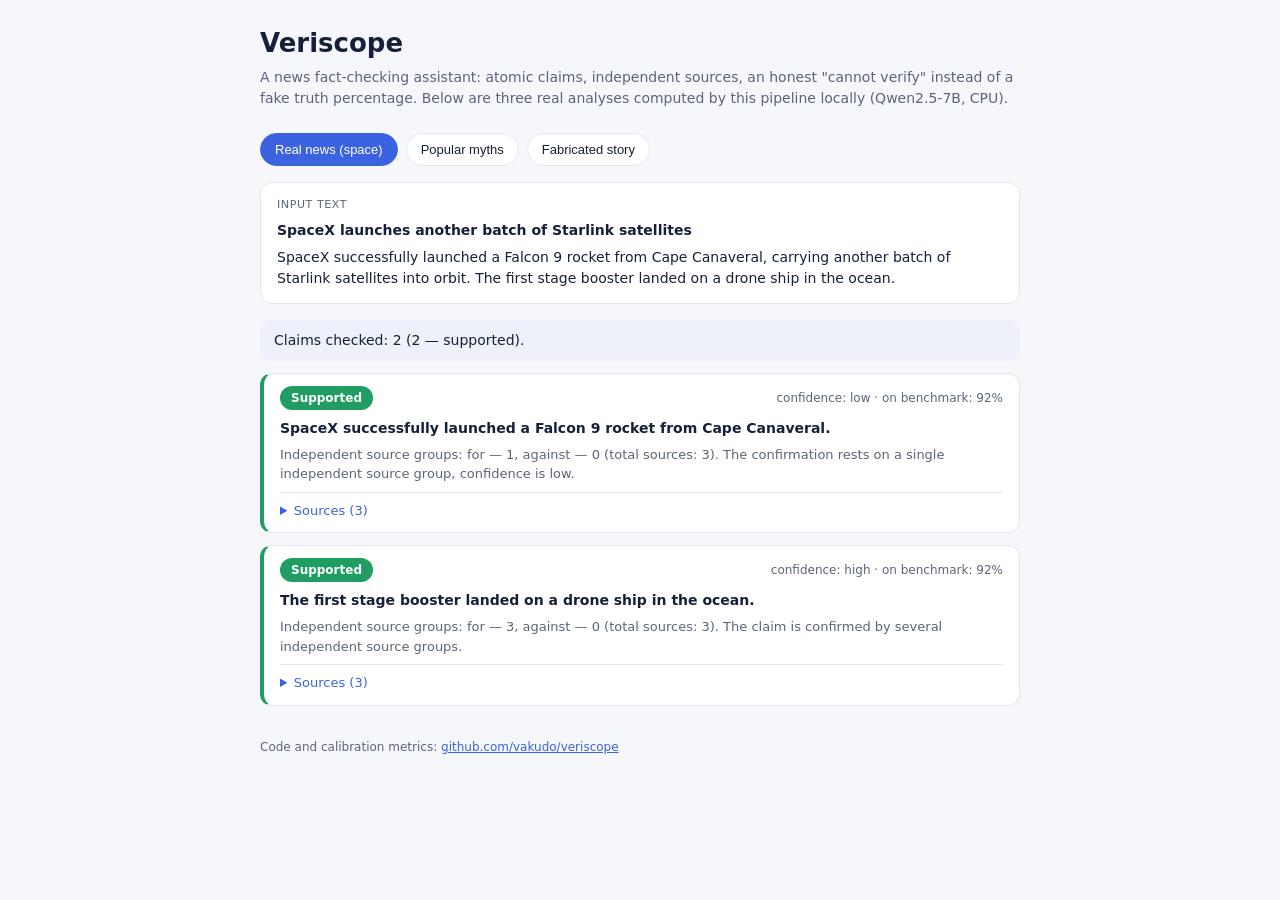
<file: docs/index.html>
<!DOCTYPE html>
<html lang="en"><head><meta charset="utf-8"><meta name="viewport" content="width=device-width, initial-scale=1"><title>Veriscope — demo</title><style>
:root { --bg:#f6f7fb; --card:#fff; --text:#17203a; --muted:#5b6478; --border:#e3e7f0;
  --accent:#3b62e0; --chip:#eef1fa; --supported:#1f9d63; --refuted:#d64545;
  --conflicting:#dd8f1f; --unverifiable:#7a8496; --flag:#fdf5e4; --flag-border:#f0dfb6; }
@media (prefers-color-scheme: dark) {
  :root { --bg:#12151d; --card:#1b1f2a; --text:#e8ebf3; --muted:#9aa3b5; --border:#2a3040;
    --accent:#5c7ff0; --chip:#232a3a; --supported:#34c184; --refuted:#ef6a6a;
    --conflicting:#e8a94a; --unverifiable:#8b95a8; --flag:#2a2517; --flag-border:#4a3f22; } }
* { box-sizing:border-box; }
body { margin:0; padding:24px 16px 60px; background:var(--bg); color:var(--text);
  font:14px/1.5 system-ui,-apple-system,"Segoe UI",sans-serif; }
.wrap { max-width:760px; margin:0 auto; }
h1 { font-size:26px; margin:0 0 4px; }
.sub { color:var(--muted); margin:0 0 24px; }
.tabs { display:flex; flex-wrap:wrap; gap:8px; margin-bottom:16px; }
.tab { padding:8px 14px; border-radius:999px; border:1px solid var(--border);
  background:var(--card); color:var(--text); cursor:pointer; font-size:13px; }
.tab.active { background:var(--accent); border-color:var(--accent); color:#fff; }
.example { display:none; }
.example.active { display:block; }
.input-box { background:var(--card); border:1px solid var(--border); border-radius:12px;
  padding:14px 16px; margin-bottom:16px; }
.input-box .label { font-size:11px; text-transform:uppercase; letter-spacing:.6px;
  color:var(--muted); margin-bottom:6px; }
.input-box .headline { font-weight:700; margin-bottom:6px; }
.summary { background:var(--chip); border-radius:10px; padding:10px 14px; margin-bottom:12px; }
.flag { background:var(--flag); border:1px solid var(--flag-border); border-radius:10px;
  padding:8px 12px; margin-bottom:8px; font-size:13px; }
.claim { background:var(--card); border:1px solid var(--border); border-left:4px solid var(--unverifiable);
  border-radius:12px; padding:12px 16px; margin-bottom:12px; }
.claim.supported { border-left-color:var(--supported); }
.claim.refuted { border-left-color:var(--refuted); }
.claim.conflicting { border-left-color:var(--conflicting); }
.claim.unverifiable { border-left-color:var(--unverifiable); }
.badge-row { display:flex; justify-content:space-between; align-items:center; gap:8px; margin-bottom:8px; }
.badge { padding:3px 11px; border-radius:999px; font-size:12px; font-weight:700; color:#fff; }
.badge.supported { background:var(--supported); }
.badge.refuted { background:var(--refuted); }
.badge.conflicting { background:var(--conflicting); }
.badge.unverifiable { background:var(--unverifiable); }
.conf { font-size:12px; color:var(--muted); text-align:right; }
.claim-text { font-weight:600; margin:0 0 6px; }
.explanation { color:var(--muted); font-size:13px; margin:0 0 8px; }
details { border-top:1px solid var(--border); padding-top:8px; }
summary { cursor:pointer; color:var(--accent); font-size:13px; }
.source { display:flex; gap:8px; margin-top:8px; font-size:13px; }
.source .icon { font-weight:700; }
.icon.supports { color:var(--supported); }
.icon.refutes { color:var(--refuted); }
.icon.not_enough_info { color:var(--unverifiable); }
.source a { color:var(--accent); text-decoration:none; font-weight:600; }
.source .meta { color:var(--muted); }
footer { margin-top:32px; color:var(--muted); font-size:12px; }
footer a { color:var(--accent); }
</style></head><body><div class="wrap"><h1>Veriscope</h1><p class="sub">A news fact-checking assistant: atomic claims, independent sources, an honest "cannot verify" instead of a fake truth percentage. Below are three real analyses computed by this pipeline locally (Qwen2.5-7B, CPU).</p><div class="tabs"><button class="tab active" data-target="example-0">Real news (space)</button><button class="tab" data-target="example-1">Popular myths</button><button class="tab" data-target="example-2">Fabricated story</button></div><div class="example active" id="example-0"><div class="input-box"><div class="label">Input text</div><div class="headline">SpaceX launches another batch of Starlink satellites</div>SpaceX successfully launched a Falcon 9 rocket from Cape Canaveral, carrying another batch of Starlink satellites into orbit. The first stage booster landed on a drone ship in the ocean.</div><div class="summary">Claims checked: 2 (2 — supported).</div><div class="claim supported"><div class="badge-row"><span class="badge supported">Supported</span><span class="conf">confidence: low · on benchmark: 92%</span></div><p class="claim-text">SpaceX successfully launched a Falcon 9 rocket from Cape Canaveral.</p><p class="explanation">Independent source groups: for — 1, against — 0 (total sources: 3). The confirmation rests on a single independent source group, confidence is low.</p><details><summary>Sources (3)</summary><div class="source"><span class="icon supports">✓</span><span><a href="https://www.aol.com/news/spacex-launches-29-starlink-satellites-100835230.html" rel="noopener">aol.com</a><span class="meta"> — possible primary source, 2026-05-28</span></span></div><div class="source"><span class="icon supports">✓</span><span><a href="https://www.floridatoday.com/story/tech/science/space/spacex/2026/06/08/spacex-launches-rocket-monday-morning-from-cape-canaveral-booster-sees-record-flight/90424896007/" rel="noopener">floridatoday.com</a><span class="meta"> — reprint, 2026-06-07</span></span></div><div class="source"><span class="icon supports">✓</span><span><a href="https://www.yahoo.com/news/science/articles/spacex-falcon-9-rocket-lifts-115741984.html" rel="noopener">yahoo.com</a><span class="meta"> — reprint, 2026-06-07</span></span></div></details></div><div class="claim supported"><div class="badge-row"><span class="badge supported">Supported</span><span class="conf">confidence: high · on benchmark: 92%</span></div><p class="claim-text">The first stage booster landed on a drone ship in the ocean.</p><p class="explanation">Independent source groups: for — 3, against — 0 (total sources: 3). The claim is confirmed by several independent source groups.</p><details><summary>Sources (3)</summary><div class="source"><span class="icon supports">✓</span><span><a href="https://finance.yahoo.com/news/spacex-misses-landing-drone-ship-152408265.html" rel="noopener">finance.yahoo.com</a><span class="meta"> — type unknown</span></span></div><div class="source"><span class="icon supports">✓</span><span><a href="https://videos.space.com/m/PakMGjUq/spacex-rocket-1st-stage-lands-on-drone-ship-in-pacific-ocean?list=9wzCTV4g" rel="noopener">videos.space.com</a><span class="meta"> — type unknown, 2017-08-24</span></span></div><div class="source"><span class="icon supports">✓</span><span><a href="https://graphics.latimes.com/videochat-spacex-launch-040716/" rel="noopener">graphics.latimes.com</a><span class="meta"> — type unknown, 2016-03-30</span></span></div></details></div></div><div class="example" id="example-1"><div class="input-box"><div class="label">Input text</div><div class="headline">Shocking facts scientists don&#x27;t want you to know!!!</div>The Great Wall of China is visible to the naked eye from the Moon. Humans use only 10 percent of their brains. According to anonymous sources, scientists have been hiding these facts for decades.</div><div class="summary">Claims checked: 2 (1 — refuted; 1 — could not be verified). Manipulation signals detected: 2.</div><div class="flag">❗ The text cites anonymous or unnamed sources</div><div class="flag">❗ The headline uses clickbait techniques</div><div class="claim refuted"><div class="badge-row"><span class="badge refuted">Refuted</span><span class="conf">confidence: low · on benchmark: 95%</span></div><p class="claim-text">The Great Wall of China is visible to the naked eye from the Moon.</p><p class="explanation">Independent source groups: for — 0, against — 1 (total sources: 3). The refutation rests on a single independent source group, confidence is low.</p><details><summary>Sources (3)</summary><div class="source"><span class="icon refutes">✕</span><span><a href="https://yes.no/is-the-great-wall-of-china-visible-from-the-moon-with-the-naked-eye/" rel="noopener">yes.no</a><span class="meta"> — reprint</span></span></div><div class="source"><span class="icon refutes">✕</span><span><a href="https://www.minstrmh.com/145887/some-people-that-the-great-wall-china-from-moon-thats-just-myth" rel="noopener">minstrmh.com</a><span class="meta"> — reprint</span></span></div><div class="source"><span class="icon refutes">✕</span><span><a href="https://fact2day.com/great-wall-myth/" rel="noopener">fact2day.com</a><span class="meta"> — reprint</span></span></div></details></div><div class="claim unverifiable"><div class="badge-row"><span class="badge unverifiable">Unverifiable</span><span class="conf">confidence: low · on benchmark: 83%</span></div><p class="claim-text">Humans use only 10 percent of their brains.</p><p class="explanation">Independent source groups: for — 0, against — 0 (total sources: 3). Not enough evidence was found — the honest answer is: could not verify.</p><details><summary>Sources (3)</summary><div class="source"><span class="icon not_enough_info">·</span><span><a href="https://www.scientificamerican.com/article/do-people-only-use-10-percent-of-their-brains/" rel="noopener">scientificamerican.com</a><span class="meta"> — reprint, 2008-02-07</span></span></div><div class="source"><span class="icon not_enough_info">·</span><span><a href="https://sciencenotes.org/what-percentage-of-our-brain-do-we-use-100-10/" rel="noopener">sciencenotes.org</a><span class="meta"> — reprint</span></span></div><div class="source"><span class="icon not_enough_info">·</span><span><a href="https://educationalneuroscience.org.uk/wordpress/resources/neuromyth-or-neurofact/we-only-use-10-of-our-brains/" rel="noopener">educationalneuroscience.org.uk</a><span class="meta"> — reprint</span></span></div></details></div></div><div class="example" id="example-2"><div class="input-box"><div class="label">Input text</div><div class="headline">Sensation in Springfield</div>Daisy Technologies of Springfield sold four million smart kettles in 2025. Company director Peter Kettleworth said the next goal is to enter the smart teapot market.</div><div class="summary">Claims checked: 2 (2 — could not be verified).</div><div class="claim unverifiable"><div class="badge-row"><span class="badge unverifiable">Unverifiable</span><span class="conf">confidence: low · on benchmark: 83%</span></div><p class="claim-text">Daisy Technologies of Springfield sold four million smart kettles in 2025.</p><p class="explanation">Independent source groups: for — 0, against — 0 (total sources: 3). Not enough evidence was found — the honest answer is: could not verify.</p><details><summary>Sources (3)</summary><div class="source"><span class="icon not_enough_info">·</span><span><a href="https://www.researchandmarkets.com/report/smart-kettles" rel="noopener">researchandmarkets.com</a><span class="meta"> — reprint, 2026-07-01</span></span></div><div class="source"><span class="icon not_enough_info">·</span><span><a href="https://www.industryresearch.biz/market-reports/smart-kettles-market-100866" rel="noopener">industryresearch.biz</a><span class="meta"> — reprint</span></span></div><div class="source"><span class="icon not_enough_info">·</span><span><a href="https://www.wiseguyreports.com/reports/smart-kettle-market" rel="noopener">wiseguyreports.com</a><span class="meta"> — reprint</span></span></div></details></div><div class="claim unverifiable"><div class="badge-row"><span class="badge unverifiable">Unverifiable</span><span class="conf">confidence: low · on benchmark: 83%</span></div><p class="claim-text">Company director Peter Kettleworth said the next goal is to enter the smart teapot market.</p><p class="explanation">Independent source groups: for — 0, against — 0 (total sources: 3). Not enough evidence was found — the honest answer is: could not verify.</p><details><summary>Sources (3)</summary><div class="source"><span class="icon not_enough_info">·</span><span><a href="https://www.datainsightsmarket.com/reports/smart-teapot-1345423" rel="noopener">datainsightsmarket.com</a><span class="meta"> — reprint</span></span></div><div class="source"><span class="icon not_enough_info">·</span><span><a href="https://menafn.com/1106991460/Smart-Teapot-Market-2023-2029-Is-Booming-Worldwide-Wmf-Po-Selected-Cusinium-Tealyra-X-Herald" rel="noopener">menafn.com</a><span class="meta"> — reprint</span></span></div><div class="source"><span class="icon not_enough_info">·</span><span><a href="https://www.prosebox.net/entry/1752343/" rel="noopener">prosebox.net</a><span class="meta"> — reprint</span></span></div></details></div></div><footer>Code and calibration metrics: <a href="https://github.com/vakudo/veriscope">github.com/vakudo/veriscope</a></footer></div><script>
document.querySelectorAll(".tab").forEach((tab) => {
  tab.addEventListener("click", () => {
    document.querySelectorAll(".tab").forEach((t) => t.classList.remove("active"));
    document.querySelectorAll(".example").forEach((e) => e.classList.remove("active"));
    tab.classList.add("active");
    document.getElementById(tab.dataset.target).classList.add("active");
  });
});
</script></body></html>
</file>
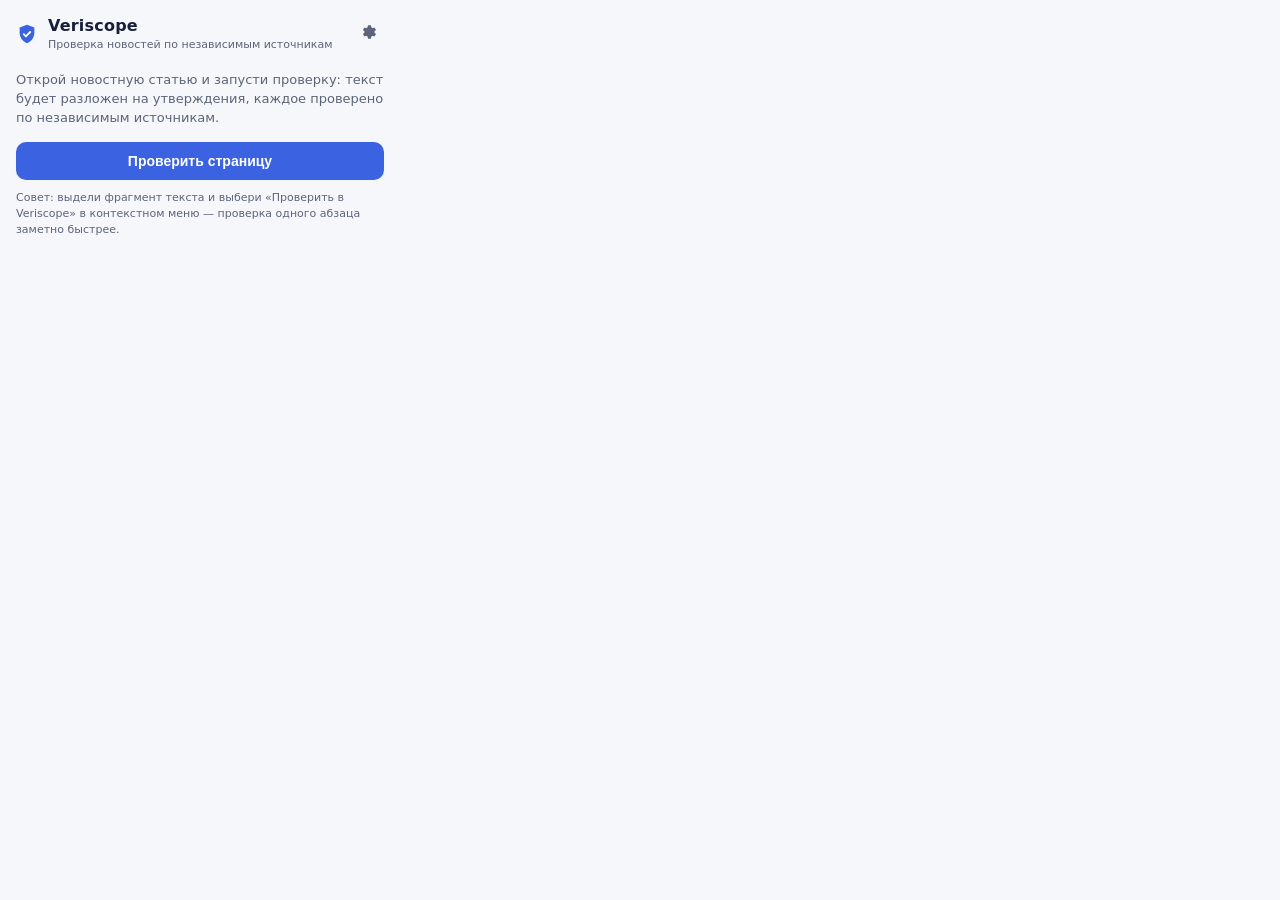
<file: extension/popup.html>
<!DOCTYPE html>
<html lang="ru">
<head>
  <meta charset="utf-8">
  <title>Veriscope</title>
  <link rel="stylesheet" href="popup.css">
</head>
<body>
  <header>
    <div class="brand">
      <svg viewBox="0 0 24 24" width="22" height="22" aria-hidden="true">
        <path d="M12 2 4 5v6c0 5 3.4 9.4 8 11 4.6-1.6 8-6 8-11V5l-8-3z" fill="var(--accent)"/>
        <path d="M8.5 12.2l2.3 2.3 4.7-4.7" fill="none" stroke="#fff" stroke-width="2" stroke-linecap="round" stroke-linejoin="round"/>
      </svg>
      <div>
        <h1>Veriscope</h1>
        <p data-i18n="tagline">Проверка новостей по независимым источникам</p>
      </div>
    </div>
    <button id="settings-toggle" class="icon-button" title="Настройки" aria-label="Настройки">
      <svg viewBox="0 0 24 24" width="18" height="18" aria-hidden="true">
        <path d="M12 15.5A3.5 3.5 0 1 0 12 8.5a3.5 3.5 0 0 0 0 7zm7.4-3.5a5.9 5.9 0 0 0-.1-1.1l2-1.6-2-3.4-2.4 1a7.4 7.4 0 0 0-1.9-1.1L14.6 3h-4l-.4 2.8a7.4 7.4 0 0 0-1.9 1.1l-2.4-1-2 3.4 2 1.6a5.9 5.9 0 0 0 0 2.2l-2 1.6 2 3.4 2.4-1c.6.5 1.2.8 1.9 1.1l.4 2.8h4l.4-2.8c.7-.3 1.3-.6 1.9-1.1l2.4 1 2-3.4-2-1.6c.1-.4.1-.7.1-1.1z" fill="currentColor"/>
      </svg>
    </button>
  </header>

  <section id="settings-panel" hidden>
    <label for="backend-url" data-i18n="settings_label">Адрес бэкенда</label>
    <div class="settings-row">
      <input id="backend-url" type="url" placeholder="http://localhost:8000">
      <button id="save-settings" type="button">OK</button>
    </div>
    <label for="api-key" class="secondary-setting" data-i18n="api_key_label">API-ключ (необязательно)</label>
    <div class="settings-row">
      <input id="api-key" type="password" autocomplete="off" placeholder="X-API-Key">
    </div>
    <p id="settings-note" class="note" data-i18n="settings_saved" hidden>Сохранено</p>
  </section>

  <main>
    <div id="idle-view">
      <p class="lead" data-i18n="lead">Открой новостную статью и запусти проверку: текст будет разложен на утверждения, каждое проверено по независимым источникам.</p>
      <button id="check-page" class="primary" type="button" data-i18n="check_page">Проверить страницу</button>
      <p class="note" data-i18n="tip">Совет: выдели фрагмент текста и выбери «Проверить в Veriscope» в контекстном меню — проверка одного абзаца заметно быстрее.</p>
      <div id="history-block" hidden>
        <div class="history-head">
          <span data-i18n="history_title">Недавние проверки</span>
          <button id="clear-history" class="link-button" type="button" data-i18n="clear_history">очистить</button>
        </div>
        <div id="history-list"></div>
      </div>
    </div>

    <div id="running-view" hidden>
      <div class="spinner" aria-hidden="true"></div>
      <p class="running-title"><span data-i18n="running_title">Идёт проверка</span><span id="running-page"></span></p>
      <p class="elapsed"><span data-i18n="elapsed_label">Прошло:</span> <span id="elapsed">0:00</span></p>
      <p id="stage-text" class="stage-text">…</p>
      <p class="note" data-i18n="running_note">Можно закрыть попап — результат сохранится.</p>
    </div>

    <div id="error-view" hidden>
      <div class="error-card">
        <p class="error-title" data-i18n="error_title">Не удалось выполнить проверку</p>
        <p id="error-message" class="note"></p>
        <p class="note" data-i18n="error_hint">Проверь, что бэкенд запущен (uvicorn app.main:app) и адрес в настройках верен.</p>
      </div>
      <button id="retry" class="primary" type="button" data-i18n="retry">Попробовать снова</button>
    </div>

    <div id="result-view" hidden>
      <div id="summary-chips" class="chips"></div>
      <p id="summary-text" class="summary-text"></p>
      <div id="flags"></div>
      <div id="claims"></div>
      <p id="meta" class="note center"></p>
      <div class="actions-row">
        <button id="highlight" class="ghost" type="button" data-i18n="highlight">Подсветить на странице</button>
        <button id="copy-md" class="ghost" type="button" data-i18n="copy_md">Копировать MD</button>
      </div>
      <div class="actions-row">
        <button id="recheck" class="ghost" type="button" data-i18n="recheck">Перепроверить заново</button>
        <button id="again" class="ghost" type="button" data-i18n="another">Другая страница</button>
      </div>
    </div>
  </main>

  <script src="popup.js"></script>
</body>
</html>
</file>
<file: extension/popup.css>
:root {
  --bg: #f6f7fb;
  --card: #ffffff;
  --text: #17203a;
  --muted: #5b6478;
  --border: #e3e7f0;
  --accent: #3b62e0;
  --accent-hover: #2f51c4;
  --chip-bg: #eef1fa;
  --supported: #1f9d63;
  --refuted: #d64545;
  --conflicting: #dd8f1f;
  --unverifiable: #7a8496;
  --flag-bg: #fdf5e4;
  --flag-border: #f0dfb6;
  --error-bg: #fceaea;
  --error-border: #f2c7c7;
}

@media (prefers-color-scheme: dark) {
  :root {
    --bg: #12151d;
    --card: #1b1f2a;
    --text: #e8ebf3;
    --muted: #9aa3b5;
    --border: #2a3040;
    --accent: #5c7ff0;
    --accent-hover: #7290f2;
    --chip-bg: #232a3a;
    --supported: #34c184;
    --refuted: #ef6a6a;
    --conflicting: #e8a94a;
    --unverifiable: #8b95a8;
    --flag-bg: #2a2517;
    --flag-border: #4a3f22;
    --error-bg: #2c1b1d;
    --error-border: #543034;
  }
}

* {
  box-sizing: border-box;
}

body {
  width: 400px;
  margin: 0;
  padding: 0;
  font-family: system-ui, -apple-system, "Segoe UI", sans-serif;
  font-size: 13px;
  line-height: 1.45;
  color: var(--text);
  background: var(--bg);
}

header {
  display: flex;
  align-items: center;
  justify-content: space-between;
  padding: 14px 16px 10px;
}

.brand {
  display: flex;
  align-items: center;
  gap: 10px;
}

.brand h1 {
  margin: 0;
  font-size: 16px;
  letter-spacing: 0.2px;
}

.brand p {
  margin: 0;
  font-size: 11px;
  color: var(--muted);
}

.icon-button {
  border: none;
  background: transparent;
  color: var(--muted);
  padding: 6px;
  border-radius: 8px;
  cursor: pointer;
}

.icon-button:hover {
  background: var(--chip-bg);
  color: var(--text);
}

#settings-panel {
  margin: 0 16px 10px;
  padding: 10px 12px;
  background: var(--card);
  border: 1px solid var(--border);
  border-radius: 10px;
}

#settings-panel label {
  display: block;
  font-size: 11px;
  color: var(--muted);
  margin-bottom: 4px;
}

.settings-row {
  display: flex;
  gap: 6px;
}

.settings-row input {
  flex: 1;
  padding: 7px 9px;
  border: 1px solid var(--border);
  border-radius: 8px;
  background: var(--bg);
  color: var(--text);
  font-size: 12px;
}

.settings-row button {
  padding: 7px 12px;
  border: none;
  border-radius: 8px;
  background: var(--accent);
  color: #fff;
  cursor: pointer;
}

main {
  padding: 4px 16px 16px;
}

.lead {
  margin: 4px 0 14px;
  color: var(--muted);
}

.primary {
  width: 100%;
  padding: 11px;
  border: none;
  border-radius: 10px;
  background: var(--accent);
  color: #fff;
  font-size: 14px;
  font-weight: 600;
  cursor: pointer;
  transition: background 0.15s ease, transform 0.05s ease;
}

.primary:hover {
  background: var(--accent-hover);
}

.primary:active {
  transform: scale(0.99);
}

.primary:disabled {
  opacity: 0.6;
  cursor: wait;
}

.ghost {
  width: 100%;
  margin-top: 10px;
  padding: 10px;
  border: 1px solid var(--border);
  border-radius: 10px;
  background: transparent;
  color: var(--text);
  font-size: 13px;
  cursor: pointer;
}

.ghost:hover {
  background: var(--chip-bg);
}

.note {
  font-size: 11px;
  color: var(--muted);
  margin: 10px 0 0;
}

.note.center {
  text-align: center;
}

#running-view {
  text-align: center;
  padding: 14px 0 4px;
}

.spinner {
  width: 34px;
  height: 34px;
  margin: 0 auto 12px;
  border: 3px solid var(--chip-bg);
  border-top-color: var(--accent);
  border-radius: 50%;
  animation: spin 0.9s linear infinite;
}

@keyframes spin {
  to { transform: rotate(360deg); }
}

.running-title {
  margin: 0;
  font-weight: 600;
}

.elapsed {
  margin: 4px 0 12px;
  color: var(--muted);
  font-variant-numeric: tabular-nums;
}

.stage-text {
  margin: 0 auto;
  padding: 10px 12px;
  max-width: 300px;
  background: var(--card);
  border: 1px solid var(--border);
  border-radius: 10px;
  color: var(--text);
  font-size: 12px;
}

.actions-row {
  display: flex;
  gap: 8px;
}

.actions-row .ghost {
  flex: 1;
  margin-top: 8px;
  padding: 8px;
  font-size: 12px;
}

.link-button {
  border: none;
  background: transparent;
  color: var(--accent);
  font-size: 11px;
  cursor: pointer;
  padding: 0;
}

.history-head {
  display: flex;
  justify-content: space-between;
  align-items: baseline;
  margin: 16px 0 6px;
  font-size: 12px;
  font-weight: 600;
  color: var(--muted);
}

.history-item {
  display: block;
  width: 100%;
  text-align: left;
  background: var(--card);
  border: 1px solid var(--border);
  border-radius: 10px;
  padding: 8px 10px;
  margin-bottom: 6px;
  cursor: pointer;
  color: var(--text);
  font: inherit;
}

.history-item:hover {
  border-color: var(--accent);
}

.history-item .history-title {
  display: block;
  font-weight: 600;
  font-size: 12px;
  white-space: nowrap;
  overflow: hidden;
  text-overflow: ellipsis;
}

.history-item .history-meta {
  display: block;
  color: var(--muted);
  font-size: 11px;
  margin-top: 2px;
}

.error-card {
  padding: 12px;
  background: var(--error-bg);
  border: 1px solid var(--error-border);
  border-radius: 10px;
  margin-bottom: 12px;
}

.error-title {
  margin: 0 0 6px;
  font-weight: 600;
  color: var(--refuted);
}

.chips {
  display: flex;
  flex-wrap: wrap;
  gap: 6px;
  margin-bottom: 10px;
}

.chip {
  display: inline-flex;
  align-items: center;
  gap: 5px;
  padding: 4px 10px;
  border-radius: 999px;
  background: var(--chip-bg);
  font-size: 12px;
  font-weight: 600;
}

.chip .dot {
  width: 8px;
  height: 8px;
  border-radius: 50%;
}

.summary-text {
  margin: 0 0 12px;
  color: var(--muted);
  font-size: 12px;
}

.flag {
  display: flex;
  gap: 8px;
  padding: 8px 10px;
  background: var(--flag-bg);
  border: 1px solid var(--flag-border);
  border-radius: 10px;
  margin-bottom: 8px;
  font-size: 12px;
}

.claim {
  background: var(--card);
  border: 1px solid var(--border);
  border-left: 4px solid var(--unverifiable);
  border-radius: 10px;
  padding: 10px 12px;
  margin-bottom: 10px;
}

.claim.supported { border-left-color: var(--supported); }
.claim.refuted { border-left-color: var(--refuted); }
.claim.conflicting { border-left-color: var(--conflicting); }
.claim.unverifiable { border-left-color: var(--unverifiable); }

.badge-row {
  display: flex;
  align-items: center;
  justify-content: space-between;
  margin-bottom: 6px;
}

.badge {
  display: inline-block;
  padding: 2px 9px;
  border-radius: 999px;
  font-size: 11px;
  font-weight: 700;
  color: #fff;
}

.badge.supported { background: var(--supported); }
.badge.refuted { background: var(--refuted); }
.badge.conflicting { background: var(--conflicting); }
.badge.unverifiable { background: var(--unverifiable); }

.confidence {
  font-size: 11px;
  color: var(--muted);
}

.claim-text {
  margin: 0 0 6px;
  font-weight: 600;
}

.explanation {
  margin: 0 0 8px;
  color: var(--muted);
  font-size: 12px;
}

.claim details {
  border-top: 1px solid var(--border);
  padding-top: 6px;
}

.claim summary {
  cursor: pointer;
  font-size: 12px;
  color: var(--accent);
  user-select: none;
}

.source {
  display: flex;
  gap: 7px;
  align-items: baseline;
  margin: 7px 0 0;
  font-size: 12px;
}

.source .stance-icon {
  flex: 0 0 auto;
  font-weight: 700;
}

.source .stance-icon.supports { color: var(--supported); }
.source .stance-icon.refutes { color: var(--refuted); }
.source .stance-icon.not_enough_info { color: var(--unverifiable); }

.source a {
  color: var(--accent);
  text-decoration: none;
  font-weight: 600;
}

.source a:hover {
  text-decoration: underline;
}

.source .meta {
  color: var(--muted);
}

.source .rationale {
  display: block;
  color: var(--muted);
  font-size: 11px;
  margin-top: 1px;
}

#settings-panel .secondary-setting {
  margin-top: 8px;
}

.source .evidence-quote {
  display: block;
  margin-top: 3px;
  padding-left: 7px;
  border-left: 2px solid var(--border);
  color: var(--text);
  font-size: 11px;
  font-style: italic;
}
</file>
